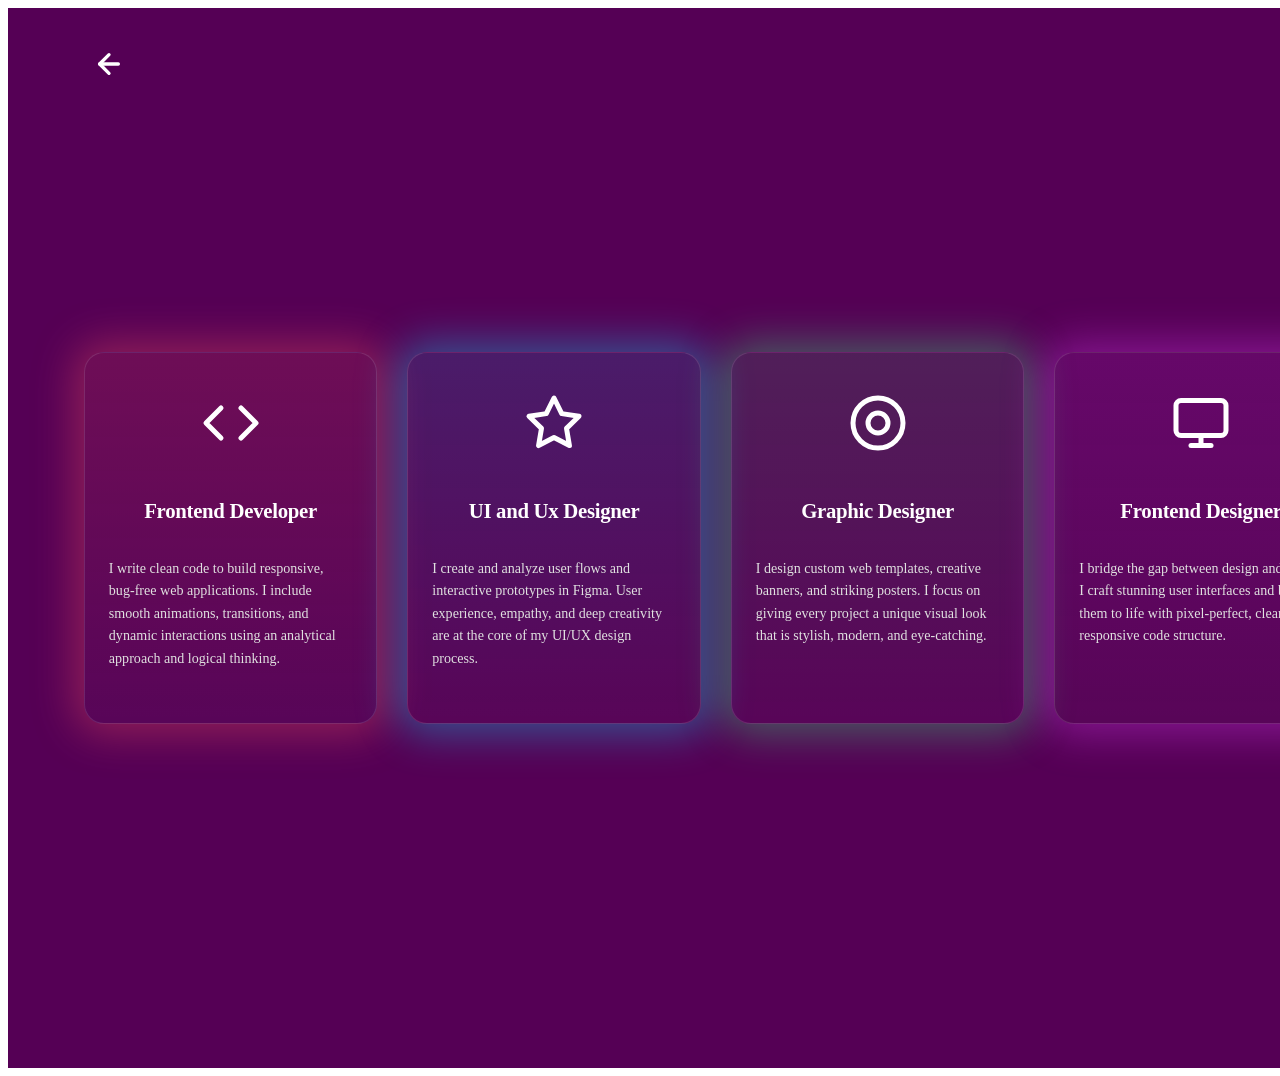
<file: index100-1.html>
<!DOCTYPE html>
<html lang='en'>
<head>
    <meta charset='utf-8'>
    <meta name='viewport' content='width=device-width, initial-scale=1'>
    <title>Page Title</title>
    <link rel='stylesheet' href='about.css'>
</head>

<body>
        <section id="about" class="about-section">
        <!-- Back Arrow Button (होम पेज पर वापस जाने के लिए) -->
        <a href="index.html#about" class="back-arrow-btn">
            <svg width="32" height="32" viewBox="0 0 24 24" fill="none" stroke="currentColor" stroke-width="2.5" stroke-linecap="round" stroke-linejoin="round"><line x1="19" y1="12" x2="5" y2="12"></line><polyline points="12 19 5 12 12 5"></polyline></svg>
        </a>

        <!-- Cards Layout Container -->
        <div class="about-cards-container">
            
            <!-- Card 1: Frontend Developer -->
            <div class="about-card glow-orange">
                <div class="card-icon-wrapper font-dev-icon">
                    <svg viewBox="0 0 24 24" fill="none" stroke="currentColor" stroke-width="2" stroke-linecap="round" stroke-linejoin="round"><polyline points="16 18 22 12 16 6"></polyline><polyline points="8 6 2 12 8 18"></polyline></svg>
                </div>
                <h3>Frontend Developer</h3>
                <p>I write clean code to build responsive, bug-free web applications. I include smooth animations, transitions, and dynamic interactions using an analytical approach and logical thinking.</p>
            </div>

            <!-- Card 2: UI/UX Designer -->
            <div class="about-card glow-cyan">
                <div class="card-icon-wrapper uiux-icon">
                    <svg viewBox="0 0 24 24" fill="none" stroke="currentColor" stroke-width="2" stroke-linecap="round" stroke-linejoin="round"><polygon points="12 2 15.09 8.26 22 9.27 17 14.14 18.18 21.02 12 17.77 5.82 21.02 7 14.14 2 9.27 8.91 8.26 12 2"></polygon></svg>
                </div>
                <h3>UI and Ux Designer</h3>
                <p>I create and analyze user flows and interactive prototypes in Figma. User experience, empathy, and deep creativity are at the core of my UI/UX design process.</p>
            </div>

            <!-- Card 3: Graphic Designer -->
            <div class="about-card glow-green">
                <div class="card-icon-wrapper graphic-icon">
                    <svg viewBox="0 0 24 24" fill="none" stroke="currentColor" stroke-width="2" stroke-linecap="round" stroke-linejoin="round"><path d="M12 22C17.5228 22 22 17.5228 22 12C22 6.47715 17.5228 2 12 2C6.47715 2 2 6.47715 2 12C2 17.5228 6.47715 22 12 22Z"></path><path d="M12 16C14.2091 16 16 14.2091 16 12C16 9.79086 14.2091 8 12 8C9.79086 8 8 9.79086 8 12C8 14.2091 9.79086 16 12 16Z"></path></svg>
                </div>
                <h3>Graphic Designer</h3>
                <p>I design custom web templates, creative banners, and striking posters. I focus on giving every project a unique visual look that is stylish, modern, and eye-catching.</p>
            </div>

            <!-- Card 4: Frontend Designer -->
            <div class="about-card glow-pink">
                <div class="card-icon-wrapper font-des-icon">
                    <svg viewBox="0 0 24 24" fill="none" stroke="currentColor" stroke-width="2" stroke-linecap="round" stroke-linejoin="round"><rect x="2" y="3" width="20" height="14" rx="2" ry="2"></rect><line x1="8" y1="21" x2="16" y2="21"></line><line x1="12" y1="17" x2="12" y2="21"></line></svg>
                </div>
                <h3>Frontend Designer</h3>
                <p>I bridge the gap between design and code. I craft stunning user interfaces and bring them to life with pixel-perfect, clean, and responsive code structure.</p>
            </div>

        </div>
    </section>
</body>
</html>
</file>
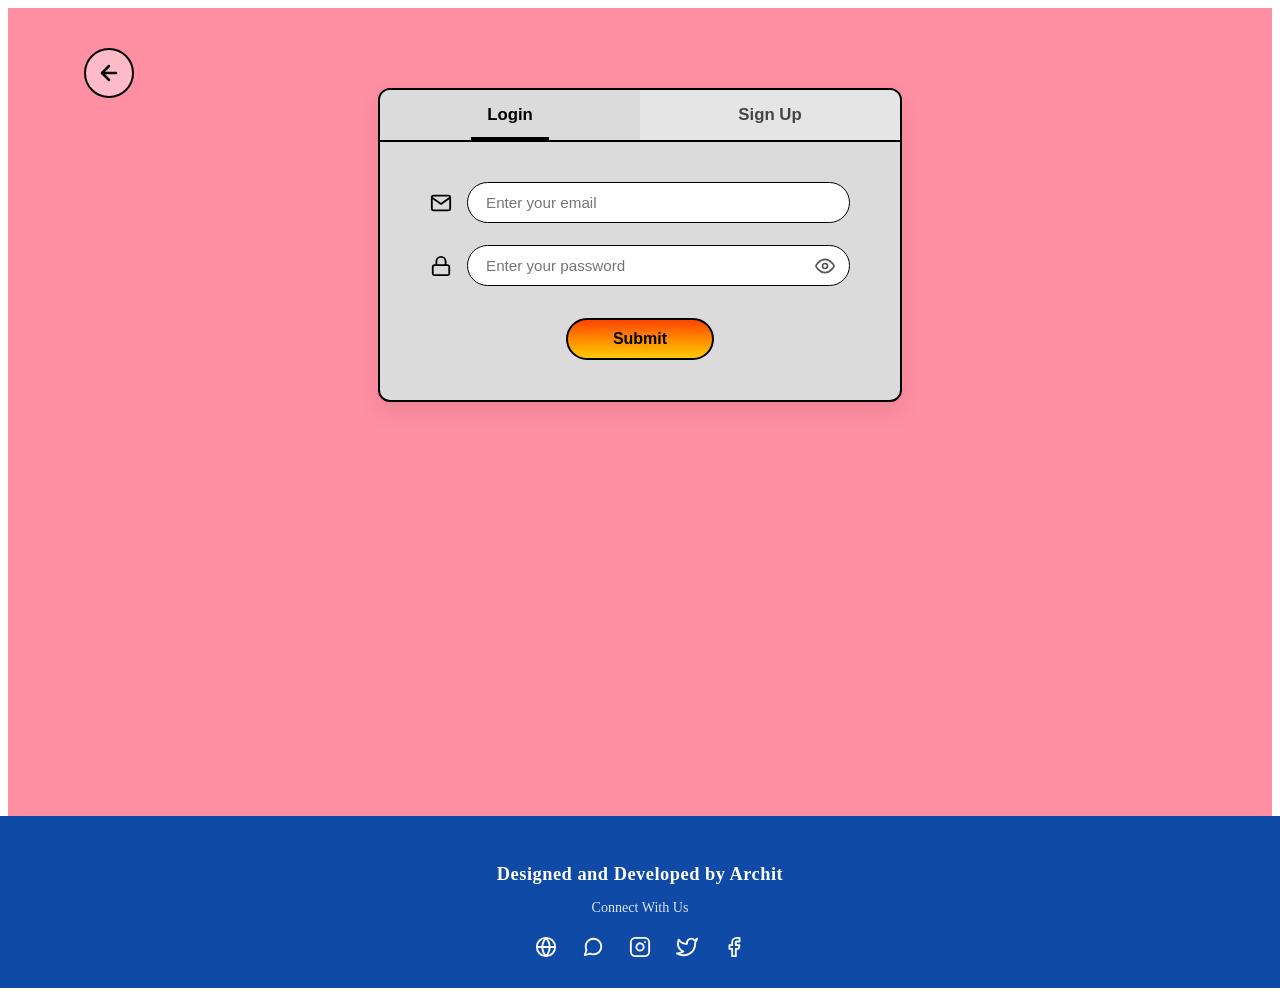
<file: index100-2.html>
<!DOCTYPE html>
<html lang='en'>
<head>
    <meta charset='utf-8'>
    <meta name='viewport' content='width=device-width, initial-scale=1'>
    <title>Page Title</title>
    <link rel='stylesheet' href='contact.css'>
</head>
<body>
        <!-- Contact & Footer Section -->
    <section id="contact" class="contact-section">
        
        <!-- Back Arrow Button (होम पेज पर वापस जाने के लिए) -->
        <a href="index.html#contact" class="contact-back-btn" title="Back to Home">
            <svg width="24" height="24" viewBox="0 0 24 24" fill="none" stroke="currentColor" stroke-width="2.5" stroke-linecap="round" stroke-linejoin="round">
                <line x1="19" y1="12" x2="5" y2="12"></line>
                <polyline points="12 19 5 12 12 5"></polyline>
            </svg>
        </a>

        <!-- Main Form Container -->
        <div class="form-container">
            <!-- Tabs Navigation -->
            <div class="form-tabs">
                <button class="tab-btn active" id="login-tab">Login</button>
                <button class="tab-btn" id="signup-tab">Sign Up</button>
            </div>

            <!-- Authentic Form Form Structure -->
            <form id="auth-form" class="auth-form">
                
                <!-- Name Field (शुरुआत में छुपा रहेगा, Sign Up पर दिखेगा) -->
                <div class="input-group" id="name-field">
                    <span class="input-icon">
                        <svg width="22" height="22" viewBox="0 0 24 24" fill="none" stroke="currentColor" stroke-width="2" stroke-linecap="round" stroke-linejoin="round"><path d="M20 21v-2a4 4 0 0 0-4-4H8a4 4 0 0 0-4 4v2"></path><circle cx="12" cy="7" r="4"></circle></svg>
                    </span>
                    <input type="text" placeholder="Enter your name">
                </div>

                <!-- Email Field -->
                <div class="input-group">
                    <span class="input-icon">
                        <svg width="22" height="22" viewBox="0 0 24 24" fill="none" stroke="currentColor" stroke-width="2" stroke-linecap="round" stroke-linejoin="round"><path d="M4 4h16c1.1 0 2 .9 2 2v12c0 1.1-.9 2-2 2H4c-1.1 0-2-.9-2-2V6c0-1.1.9-2 2-2z"></path><polyline points="22,6 12,13 2,6"></polyline></svg>
                    </span>
                    <input type="email" placeholder="Enter your email" required>
                </div>

                <!-- Password Field with Show/Hide Eye Icon -->
                <div class="input-group">
                    <span class="input-icon">
                        <svg width="22" height="22" viewBox="0 0 24 24" fill="none" stroke="currentColor" stroke-width="2" stroke-linecap="round" stroke-linejoin="round"><rect x="3" y="11" width="18" height="11" rx="2" ry="2"></rect><path d="M7 11V7a5 5 0 0 1 10 0v4"></path></svg>
                    </span>
                    <input type="password" id="password-input" placeholder="Enter your password" required>
                    <span class="password-toggle" id="password-toggle-btn">
                        <svg width="20" height="20" viewBox="0 0 24 24" fill="none" stroke="currentColor" stroke-width="2" stroke-linecap="round" stroke-linejoin="round"><path d="M1 12s4-8 11-8 11 8 11 8-4 8-11 8-11-8-11-8z"></path><circle cx="12" cy="12" r="3"></circle></svg>
                    </span>
                </div>

                <!-- Address Field (शुरुआत में छुपा रहेगा, Sign Up पर दिखेगा) -->
                <div class="input-group" id="address-field">
                    <span class="input-icon">
                        <svg width="22" height="22" viewBox="0 0 24 24" fill="none" stroke="currentColor" stroke-width="2" stroke-linecap="round" stroke-linejoin="round"><path d="M21 10c0 7-9 13-9 13s-9-6-9-13a9 9 0 0 1 18 0z"></path><circle cx="12" cy="10" r="3"></circle></svg>
                    </span>
                    <input type="text" placeholder="Enter your address">
                </div>

                <!-- Red-Yellow Gradient Submit Button (Fixed Contrast Text) -->
                <button type="submit" class="submit-btn">Submit</button>
            </form>
        </div>

        <!-- Merged Blue Footer Section -->
        <footer class="footer">
            <p class="credits">Designed and Developed by Archit</p>
            <p class="contact-link">Connect With Us</p>
            <div class="social-icons">
                <a href="#" title="Website"><svg width="22" height="22" viewBox="0 0 24 24" fill="none" stroke="currentColor" stroke-width="2" stroke-linecap="round" stroke-linejoin="round"><circle cx="12" cy="12" r="10"></circle><line x1="2" y1="12" x2="22" y2="12"></line><path d="M12 2a15.3 15.3 0 0 1 4 10 15.3 15.3 0 0 1-4 10 15.3 15.3 0 0 1-4-10 15.3 15.3 0 0 1 4-10z"></path></svg></a>
                <a href="#" title="WhatsApp"><svg width="22" height="22" viewBox="0 0 24 24" fill="none" stroke="currentColor" stroke-width="2" stroke-linecap="round" stroke-linejoin="round"><path d="M21 11.5a8.38 8.38 0 0 1-.9 3.8 8.5 8.5 0 0 1-7.6 4.7 8.38 8.38 0 0 1-3.8-.9L3 21l1.9-5.7a8.38 8.38 0 0 1-.9-3.8 8.5 8.5 0 0 1 4.7-7.6 8.38 8.38 0 0 1 3.8-.9h.5a8.48 8.48 0 0 1 8 8v.5z"></path></svg></a>
                <a href="#" title="Instagram"><svg width="22" height="22" viewBox="0 0 24 24" fill="none" stroke="currentColor" stroke-width="2" stroke-linecap="round" stroke-linejoin="round"><rect x="2" y="2" width="20" height="20" rx="5" ry="5"></rect><path d="M16 11.37A4 4 0 1 1 12.63 8 4 4 0 0 1 16 11.37z"></path><line x1="17.5" y1="6.5" x2="17.51" y2="6.5"></line></svg></a>
                <a href="#" title="Twitter"><svg width="22" height="22" viewBox="0 0 24 24" fill="none" stroke="currentColor" stroke-width="2" stroke-linecap="round" stroke-linejoin="round"><path d="M23 3a10.9 10.9 0 0 1-3.14 1.53 4.48 4.48 0 0 0-7.86 3v1A10.66 10.66 0 0 1 3 4s-4 9 5 13a11.64 11.64 0 0 1-7 2c9 5 20 0 20-11.5a4.5 4.5 0 0 0-.08-.83A7.72 7.72 0 0 0 23 3z"></path></svg></a>
                <a href="#" title="Facebook"><svg width="22" height="22" viewBox="0 0 24 24" fill="none" stroke="currentColor" stroke-width="2" stroke-linecap="round" stroke-linejoin="round"><path d="M18 2h-3a5 5 0 0 0-5 5v3H7v4h3v8h4v-8h3l1-4h-4V7a1 1 0 0 1 1-1h3z"></path></svg></a>
            </div>
        </footer>
    </section>
</body>
<script src="contact.js"></script>
</html>
</file>
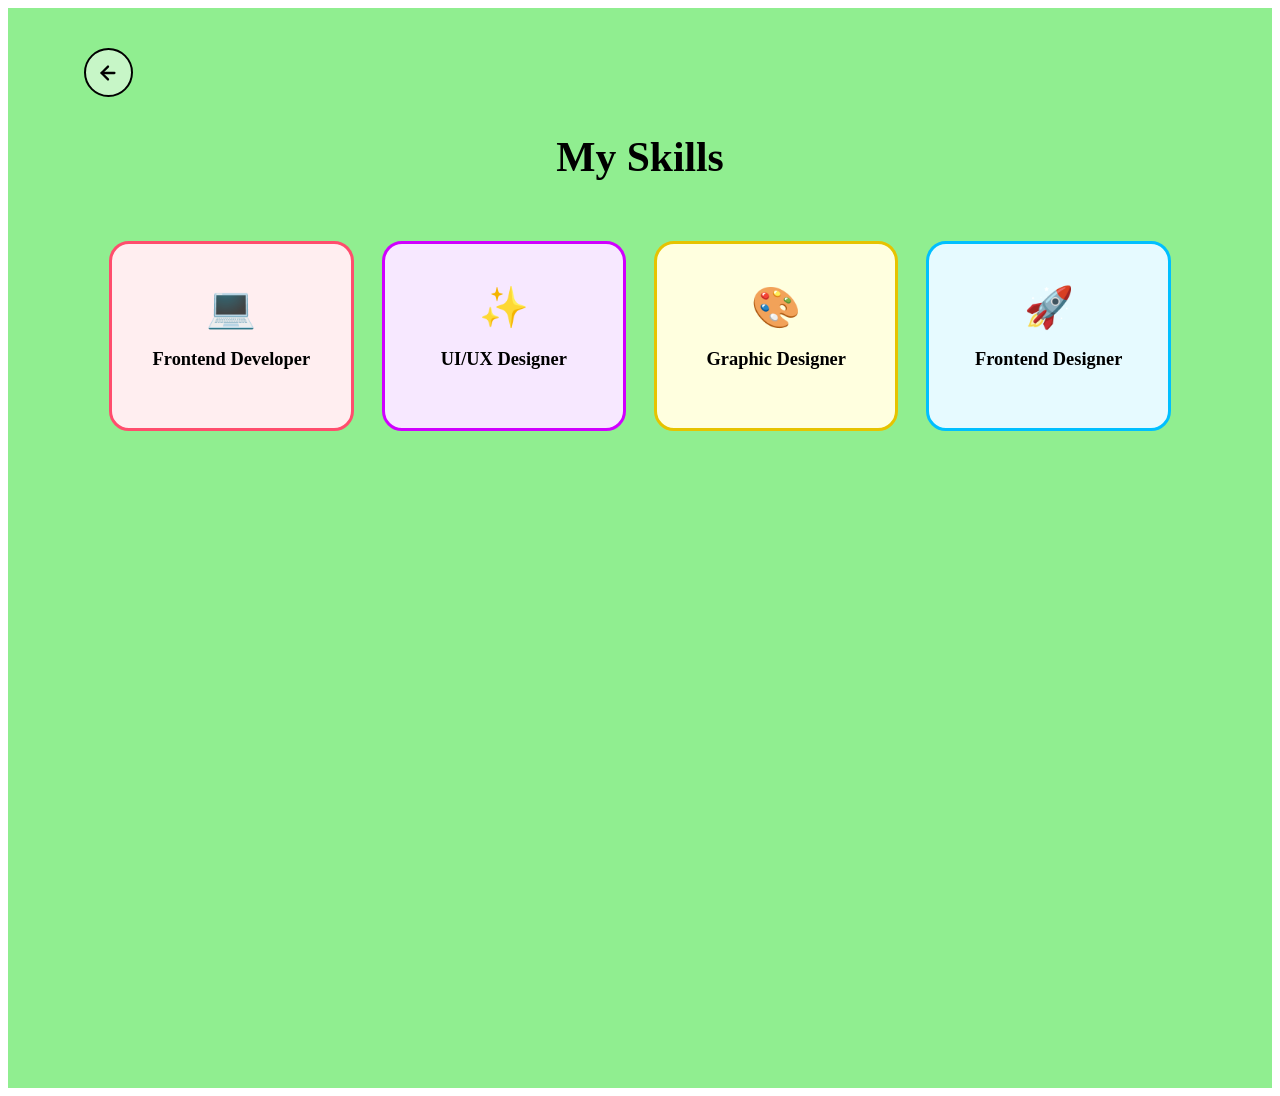
<file: index100-3.html>
<!DOCTYPE html>
<html lang='en'>
<head>
    <meta charset='utf-8'>
    <meta name='viewport' content='width=device-width, initial-scale=1'>
    <title>Page Title</title>
    <link rel='stylesheet' href='skill.css'>
</head>

<body>
        <!-- Main Skills Section -->
    <section id="skills" class="skills-section">
        
        <!-- ⬅️ ग्लोबल बैक बटन (जो स्किल्स पेज से सीधे होम/अबाउट पेज पर ले जाएगा) -->
        <a href="index.html#skills" class="skills-global-back-btn" title="Back to About Section">
            <svg width="22" height="22" viewBox="0 0 24 24" fill="none" stroke="currentColor" stroke-width="2.5" stroke-linecap="round" stroke-linejoin="round">
                <line x1="19" y1="12" x2="5" y2="12"></line>
                <polyline points="12 19 5 12 12 5"></polyline>
            </svg>
        </a>

        <h2 class="section-title">My Skills</h2>

        <!-- 1. 4 Role Selection Cards -->
        <div class="skills-cards-grid" id="skills-menu">
            
            <!-- Card 1: Frontend Developer (Pink Border) -->
            <div class="skill-role-card role-dev" data-target="skills-dev">
                <div class="role-icon">💻</div>
                <h3>Frontend Developer</h3>
            </div>

            <!-- Card 2: UI/UX Designer (Purple Border) -->
            <div class="skill-role-card role-uiux" data-target="skills-uiux">
                <div class="role-icon">✨</div>
                <h3>UI/UX Designer</h3>
            </div>

            <!-- Card 3: Graphic Designer (Yellow Border) -->
            <div class="skill-role-card role-graphic" data-target="skills-graphic">
                <div class="role-icon">🎨</div>
                <h3>Graphic Designer</h3>
            </div>

            <!-- Card 4: Frontend Designer (Cyan Border) -->
            <div class="skill-role-card role-designer" data-target="skills-designer">
                <div class="role-icon">🚀</div>
                <h3>Frontend Designer</h3>
            </div>

        </div>

        <!-- 2. Dynamic Progress Bars Box (Initially Hidden) -->
        <div class="dynamic-skills-display" id="bars-container">
            
            <!-- ⬅️ इनर बैक बटन (जो प्रोग्रेस बार को बंद करके वापस 4 कार्ड्स दिखाएगा) -->
            <button class="skills-inner-back-btn" id="skills-back-arrow" title="Back to Cards">
                <svg width="22" height="22" viewBox="0 0 24 24" fill="none" stroke="currentColor" stroke-width="2.5" stroke-linecap="round" stroke-linejoin="round">
                    <line x1="19" y1="12" x2="5" y2="12"></line>
                    <polyline points="12 19 5 12 12 5"></polyline>
                </svg>
            </button>
            
            <!-- Frontend Developer Progress Bars -->
            <div class="skills-progress-group" id="skills-dev">
                <div class="skill-progress-box"><span>HTML</span><div class="bar-bg"><div class="bar-fill orange" style="width: 95%;"></div></div></div>
                <div class="skill-progress-box"><span>CSS</span><div class="bar-bg"><div class="bar-fill blue" style="width: 90%;"></div></div></div>
                <div class="skill-progress-box"><span>JavaScript</span><div class="bar-bg"><div class="bar-fill yellow" style="width: 80%;"></div></div></div>
                <div class="skill-progress-box"><span>Bootstrap</span><div class="bar-bg"><div class="bar-fill purple" style="width: 85%;"></div></div></div>
                <div class="skill-progress-box"><span>Tailwind CSS</span><div class="bar-bg"><div class="bar-fill cyan" style="width: 75%;"></div></div></div>
            </div>

            <!-- UI/UX Designer Progress Bars -->
            <div class="skills-progress-group" id="skills-uiux">
                <div class="skill-progress-box"><span>Figma</span><div class="bar-bg"><div class="bar-fill pink" style="width: 90%;"></div></div></div>
                <div class="skill-progress-box"><span>UX Knowledge</span><div class="bar-bg"><div class="bar-fill blue" style="width: 80%;"></div></div></div>
                <div class="skill-progress-box"><span>Prototype</span><div class="bar-bg"><div class="bar-fill purple" style="width: 85%;"></div></div></div>
                <div class="skill-progress-box"><span>Adobe Photoshop</span><div class="bar-bg"><div class="bar-fill cyan" style="width: 70%;"></div></div></div>
            </div>

            <!-- Graphic Designer Progress Bars -->
            <div class="skills-progress-group" id="skills-graphic">
                <div class="skill-progress-box"><span>Photoshop</span><div class="bar-bg"><div class="bar-fill orange" style="width: 85%;"></div></div></div>
                <div class="skill-progress-box"><span>Canva</span><div class="bar-bg"><div class="bar-fill pink" style="width: 95%;"></div></div></div>
            </div>

            <!-- Frontend Designer Progress Bars -->
            <div class="skills-progress-group" id="skills-designer">
                <div class="skill-progress-box"><span>HTML</span><div class="bar-bg"><div class="bar-fill orange" style="width: 90%;"></div></div></div>
                <div class="skill-progress-box"><span>CSS</span><div class="bar-bg"><div class="bar-fill blue" style="width: 85%;"></div></div></div>
                <div class="skill-progress-box"><span>JavaScript</span><div class="bar-bg"><div class="bar-fill yellow" style="width: 75%;"></div></div></div>
                <div class="skill-progress-box"><span>Bootstrap</span><div class="bar-bg"><div class="bar-fill purple" style="width: 80%;"></div></div></div>
                <div class="skill-progress-box"><span>Tailwind CSS</span><div class="bar-bg"><div class="bar-fill cyan" style="width: 70%;"></div></div></div>
                <div class="skill-progress-box"><span>Figma</span><div class="bar-bg"><div class="bar-fill pink" style="width: 85%;"></div></div></div>
            </div>

        </div>
    </section>
</body>
<script src="skill.js"></script>
</html>
</file>
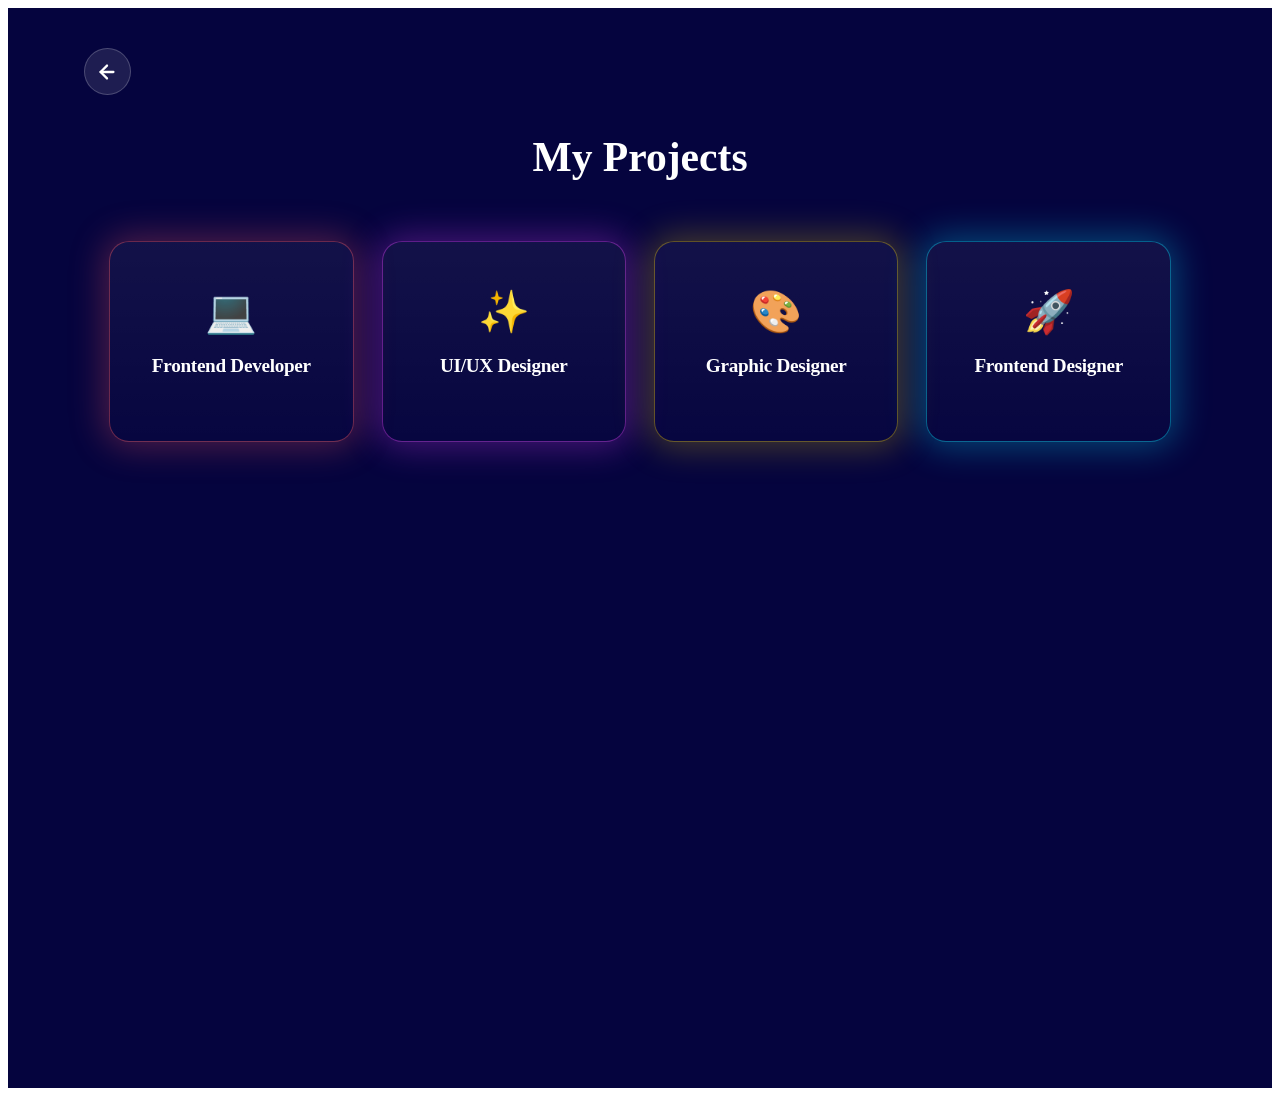
<file: index100-4.html>
<!DOCTYPE html>
<html lang='en'>
<head>
    <meta charset='utf-8'>
    <meta name='viewport' content='width=device-width, initial-scale=1'>
    <title>Page Title</title>
    <link rel='stylesheet' href='project.css'>
</head>

<body>
    <!-- Main Projects Section -->
<section id="projects" class="projects-section">
    
    <!-- ⬅️ मुख्य पेज का बैक बटन (जो यूजर को सीधे होम पेज पर वापस ले जाएगा) -->
    <a href="index.html#Project" class="project-global-back-btn" title="Back to Home">
        <svg width="22" height="22" viewBox="0 0 24 24" fill="none" stroke="currentColor" stroke-width="2.5" stroke-linecap="round" stroke-linejoin="round">
            <line x1="19" y1="12" x2="5" y2="12"></line>
            <polyline points="12 19 5 12 12 5"></polyline>
        </svg>
    </a>

    <!-- Main Projects Section -->


    <h2 class="project-main-title">My Projects</h2>

    <!-- 1. 4 Role Selection Cards (About Section Style) -->
    <div class="project-cards-grid" id="project-menu">
        
        <!-- Card 1: Frontend Developer -->
        <div class="project-role-card p-glow-orange" data-project-target="project-dev-group">
            <div class="p-role-icon">💻</div>
            <h3>Frontend Developer</h3>
        </div>

        <!-- Card 2: UI/UX Designer -->
        <div class="project-role-card p-glow-purple" data-project-target="project-uiux-group">
            <div class="p-role-icon">✨</div>
            <h3>UI/UX Designer</h3>
        </div>

        <!-- Card 3: Graphic Designer -->
        <div class="project-role-card p-glow-green" data-project-target="project-graphic-group">
            <div class="p-role-icon">🎨</div>
            <h3>Graphic Designer</h3>
        </div>

        <!-- Card 4: Frontend Designer -->
        <div class="project-role-card p-glow-cyan" data-project-target="project-designer-group">
            <div class="p-role-icon">🚀</div>
            <h3>Frontend Designer</h3>
        </div>

    </div>

    <!-- 2. Dynamic Projects Display Box -->
    <div class="dynamic-projects-display" id="projects-container">
        
        <!-- ⬅️ इनर बैक बटन (जो प्रोजेक्ट्स बंद करके वापस 4 कार्ड्स दिखाएगा) -->
        <button class="project-back-btn" id="project-back-arrow" title="Back to Cards">
            <svg width="22" height="22" viewBox="0 0 24 24" fill="none" stroke="currentColor" stroke-width="2.5" stroke-linecap="round" stroke-linejoin="round">
                <line x1="19" y1="12" x2="5" y2="12"></line>
                <polyline points="12 19 5 12 12 5"></polyline>
            </svg>
        </button>
        
        <!-- ================= A. FRONTEND DEVELOPER PROJECTS ================= -->
        <div class="project-display-group" id="project-dev-group">
            <div class="project-item-card">
                <div class="project-thumbnail">❓</div>
                <h4>Quiz App</h4>
                <p>HTML, CSS, Interactive JavaScript</p>
                <a href="https://github.com/shivbaba1905/quiz-app" class="project-link" target="_blank">View Source</a>
                <a href="https://beamish-phoenix-cda709.netlify.app/" class="project-link" target="_blank">Live Code</a>
            </div>
            <div class="project-item-card">
                <div class="project-thumbnail">📝</div>
                <h4>Advanced Notes App</h4>
                <p>JavaScript, LocalStorage & Tags</p>
                <a href="https://github.com/shivbaba1905/advance-notes-app" class="project-link" target="_blank">View Source</a>
                <a href="https://glistening-muffin-e83666.netlify.app/" class="project-link" target="_blank">Live Code</a>
            </div>
            <div class="project-item-card">
                <div class="project-thumbnail">🔐</div>
                <h4>Multi-Step Verification Form</h4>
                <p>CSS Animations & JS Validation</p>
                <a href="https://github.com/shivbaba1905/multistep-verification-form" class="project-link" target="_blank">View Source</a>
                <a href="https://celadon-pixie-ca7100.netlify.app/" class="project-link" target="_blank">Live Code</a>
            </div>
        </div>

        <!-- ================= B. UI/UX DESIGNER PROJECTS ================= -->
        <div class="project-display-group" id="project-uiux-group">
            <div class="project-item-card">
                <div class="project-thumbnail">🎵</div>
                <h4>Movie App</h4>
                <p>Figma Prototype & UX Case Study</p>
                <a href="https://github.com/shivbaba1905/netflix-app" class="project-link" target="_blank">View Design</a>
                <a href="https://exquisite-zabaione-7d611e.netlify.app/" class="project-link" target="_blank">View Code</a>
            </div>
            <div class="project-item-card">
                <div class="project-thumbnail">📚</div>
                <h4>Food App</h4>
                <p>User Research & Interactive Flow</p>
                <a href="https://github.com/shivbaba1905/food-app" class="project-link" target="_blank">View Design</a>
                <a href="https://app.netlify.com/projects/luminous-hotteok-ced13c/" class="project-link" target="_blank">View Code</a>
            </div>
            <div class="project-item-card">
                <div class="project-thumbnail">🛍️</div>
                <h4>Fitness App</h4>
                <p>Wireframing & Modern UI Grid</p>
                <a href="https://github.com/shivbaba1905/A-Fitness-App" class="project-link" target="_blank">View Design</a>
                <a href="https://chic-platypus-aa3b52.netlify.app/" class="project-link" target="_blank">View Code</a>
            </div>
        </div>

        <!-- ================= C. GRAPHIC DESIGNER PROJECTS ================= -->
        <div class="project-display-group" id="project-graphic-group">
            <div class="project-item-card">
                <div class="project-thumbnail">✉️</div>
                <h4>Business Card</h4>
                <p>A Beautiful Business Card</p>
                <a href="https://i.postimg.cc/JzrMQJKK/Untitled-design-(6).png" class="project-link" target="_blank">View</a>
            </div>
            <div class="project-item-card">
                <div class="project-thumbnail">👰</div>
                <h4>Wedding Album Design Photo</h4>
                <p>A modern Wedding Album</p>
                <a href="https://i.postimg.cc/Sx2V31ZS/Untitled-design-(7).png" class="project-link" target="_blank">View</a>
            </div>
            <div class="project-item-card">
                <div class="project-thumbnail">🎸</div>
                <h4>Music Flyer</h4>
                <p>A Music Event Flyer</p>
                <a href="https://i.postimg.cc/8s8gWfcW/musicfest-live-(1).png" class="project-link" target="_blank">View</a>
            </div>
        </div>

        <!-- ================= D. FRONTEND DESIGNER PROJECTS ================= -->
        <div class="project-display-group" id="project-designer-group">
            <div class="project-item-card">
                <div class="project-thumbnail">🔮</div>
                <h4>Glassmorphism Auth Form</h4>
                <p>Single Toggle Login & Sign-Up View</p>
                <a href="https://github.com/shivbaba1905/glassform-login-form" class="project-link" target="_blank">View Source</a>
                <a href="https://stirring-peony-0cfa0a.netlify.app/" class="project-link" target="_blank">Live Codee</a>
            </div>
            <div class="project-item-card">
                <div class="project-thumbnail">🤖</div>
                <h4>AI Chatbot Interface</h4>
                <p>Figma Design + Responsive Chat UI</p>
                <a href="https://github.com/shivbaba1905/A-Simple-Chatbot" class="project-link" target="_blank">View Source</a>
                <a href="https://astonishing-jelly-ad33c4.netlify.app/" class="project-link" target="_blank">Live Code</a>
            </div>
            <div class="project-item-card">
                <div class="project-thumbnail">💬</div>
                <h4>WhatsApp Web Clone</h4>
                <p>UI Wireframe + Component-Based Code</p>
                <a href="https://github.com/shivbaba1905/A-Beautiful-Whatsapp-Clone" class="project-link" target="_blank">View Source</a>
                <a href="https://nimble-hotteok-b76c41.netlify.app/" class="project-link" target="_blank">Live Code</a>
            </div>
        </div>

    </div>
</section>


</body>
<script src="project.js"></script>
</html>
</file>
<file: about.css>
.about-section {
    background-color: #550055; /* डिज़ाइन का गहरा पर्पल/मैजेंटा बैकग्राउंड */
    min-height: 100vh;
    width: 100%;
    display: flex;
    justify-content: center;
    align-items: center;
    padding: 80px 6%;
    position: relative;
    scroll-margin-top: 0px; /* स्क्रॉल एंकरिंग को सही रखने के लिए */
}

/* Back Arrow Button Styling */
.back-arrow-btn {
    position: absolute;
    top: 40px;
    left: 6%;
    color: #ffffff;
    text-decoration: none;
    display: flex;
    align-items: center;
    justify-content: center;
    transition: transform 0.3s ease, opacity 0.3s ease;
}

.back-arrow-btn:hover {
    transform: translateX(-6px);
    opacity: 0.8;
}

/* 4-Cards Responsive Grid Layout */
.about-cards-container {
    display: grid;
    grid-template-columns: repeat(4, 1fr);
    gap: 30px;
    width: 100%;
    max-width: 1300px;
}

/* Base Card Styling (Glassmorphism + Gradients) */
.about-card {
    background: linear-gradient(180deg, rgba(255, 255, 255, 0.08) 0%, rgba(255, 255, 255, 0.02) 100%);
    border: 1px solid rgba(255, 255, 255, 0.12);
    border-radius: 20px;
    padding: 40px 24px;
    text-align: center;
    color: #ffffff;
    display: flex;
    flex-direction: column;
    align-items: center;
    transition: transform 0.4s cubic-bezier(0.175, 0.885, 0.32, 1.275);
}

.about-card:hover {
    transform: translateY(-12px);
}

/* SVG Icon Structure inside Cards */
.card-icon-wrapper {
    width: 60px;
    height: 60px;
    margin-bottom: 25px;
    display: flex;
    align-items: center;
    justify-content: center;
}

.card-icon-wrapper svg {
    width: 100%;
    height: 100%;
    stroke: #ffffff;
}

/* Card Headings */
.about-card h3 {
    font-size: 1.3rem;
    font-weight: 600;
    margin-bottom: 20px;
    letter-spacing: -0.3px;
}

/* Card Descriptions */
.about-card p {
    font-size: 0.88rem;
    line-height: 1.6;
    color: #e0e0e0;
    font-weight: 300;
    text-align: left; /* इमेज के अनुसार लेफ्ट-अलाइन टेक्स्ट */
}

/* 🌈 Dynamic Neon Glow Effects (हूबहू आपके Figma डिज़ाइन जैसा) */
.glow-orange {
    background: linear-gradient(180deg, rgba(255, 90, 95, 0.15) 0%, rgba(255, 255, 255, 0.02) 100%);
    box-shadow: 0 0 40px 10px rgba(255, 90, 95, 0.35);
}
.glow-cyan {
    background: linear-gradient(180deg, rgba(0, 229, 255, 0.12) 0%, rgba(255, 255, 255, 0.02) 100%);
    box-shadow: 0 0 40px 10px rgba(0, 229, 255, 0.35);
}
.glow-green {
    background: linear-gradient(180deg, rgba(50, 255, 120, 0.12) 0%, rgba(255, 255, 255, 0.02) 100%);
    box-shadow: 0 0 40px 10px rgba(50, 255, 120, 0.35);
}
.glow-pink {
    background: linear-gradient(180deg, rgba(224, 64, 251, 0.12) 0%, rgba(255, 255, 255, 0.02) 100%);
    box-shadow: 0 0 40px 10px rgba(224, 64, 251, 0.35);
}

/* 📱 Fully Mobile and Tablet Responsive Styles */
@media (max-width: 1100px) {
    .about-cards-container {
        grid-template-columns: repeat(2, 1fr); /* टैबलेट पर 2-2 कार्ड्स दिखेंगे */
        gap: 25px;
    }
}

@media (max-width: 650px) {
    .about-section {
        padding: 100px 5% 60px 5%;
    }
    .back-arrow-btn {
        top: 25px;
    }
    .about-cards-container {
        grid-template-columns: 1fr; /* मोबाइल फोन पर 1-1 कार्ड दिखेगा */
        gap: 30px;
    }
    .about-card {
        padding: 35px 20px;
    }
}
</file>
<file: contact.css>
.contact-section {
    background-color: #ff8fa3; /* डिज़ाइन का ब्राइट पिंक बैकग्राउंड */
    min-height: 100vh;
    width: 100%;
    display: flex;
    flex-direction: column;
    justify-content: space-between;
    align-items: center;
    padding-top: 80px;
    position: relative; /* बैक एरो पोजीशनिंग के लिए जरूरी */
}

/* Back Arrow Circular Button */
.contact-back-btn {
    position: absolute;
    top: 40px;
    left: 6%;
    color: #000000;
    text-decoration: none;
    display: flex;
    align-items: center;
    justify-content: center;
    background: rgba(255, 255, 255, 0.4);
    width: 46px;
    height: 46px;
    border-radius: 50%;
    border: 2px solid #000000;
    transition: all 0.3s cubic-bezier(0.175, 0.885, 0.32, 1.275);
    z-index: 10;
}

.contact-back-btn:hover {
    transform: translateX(-5px);
    background: rgba(255, 255, 255, 0.8);
}

/* Grey Form Container Layout */
.form-container {
    background-color: #dbdbdb; /* ग्रे बैकग्राउंड */
    border: 2px solid #000000;
    width: 90%;
    max-width: 520px;
    border-radius: 12px;
    overflow: hidden;
    box-shadow: 0 10px 25px rgba(0, 0, 0, 0.08);
}

.form-tabs {
    display: flex;
    border-bottom: 2px solid #000000;
}

.tab-btn {
    flex: 1;
    padding: 15px;
    background: #e5e5e5;
    border: none;
    font-size: 1.05rem;
    font-weight: 600;
    cursor: pointer;
    color: #444444;
    transition: all 0.2s ease;
}

/* एक्टिव इंडिकेटर लाइन - केवल सिलेक्टेड टेक्स्ट के नीचे */
.tab-btn.active {
    background: #dbdbdb;
    color: #000000;
    position: relative;
}

.tab-btn.active::after {
    content: '';
    position: absolute;
    bottom: 0;
    left: 35%;
    width: 30%;
    height: 3px;
    background-color: #000000;
}

.auth-form {
    padding: 40px 30px;
    display: flex;
    flex-direction: column;
    align-items: center;
    gap: 22px;
}

/* Input Wrappers with Icons */
.input-group {
    display: flex;
    align-items: center;
    width: 100%;
    max-width: 420px;
    gap: 15px;
    position: relative;
}

.input-icon svg {
    stroke: #000000;
    display: block;
}

.input-group input {
    width: 100%;
    padding: 11px 18px;
    border: 1.5px solid #000000;
    border-radius: 25px;
    font-size: 0.95rem;
    background-color: #ffffff;
    color: #000000;
    outline: none;
}

/* Password Eye Button */
.password-toggle {
    position: absolute;
    right: 15px;
    cursor: pointer;
    display: flex;
    align-items: center;
}

.password-toggle svg {
    stroke: #555555;
}

/* Submit Button Gradient & Perfect Contrast Text */
.submit-btn {
    background: linear-gradient(180deg, #ff4500 0%, #ffcc00 100%);
    color: #000000; /* साफ़ रीडेबिलिटी के लिए काला रंग */
    border: 2px solid #000000;
    padding: 10px 45px;
    border-radius: 25px;
    font-size: 1rem;
    font-weight: 700;
    cursor: pointer;
    margin-top: 10px;
    transition: transform 0.2s;
}

.submit-btn:hover {
    transform: scale(1.03);
}

/* Initial Hide Configuration for Animation */
#name-field, #address-field {
    display: none; /* जावास्क्रिप्ट के जरिए खुलेगा */
}

/* Blue Footer Design Area */
.footer {
    background-color: #0e4aa6; /* गहरा नीला बैकग्राउंड */
    width: 100%;
    color: #ffffff;
    text-align: center;
    padding: 30px 20px;
    margin-top: 50px;
}

.credits {
    font-size: 1.15rem;
    font-weight: 600;
    margin-bottom: 6px;
    letter-spacing: 0.5px;
}

.contact-link {
    font-size: 0.88rem;
    opacity: 0.85;
    margin-bottom: 20px;
}

.social-icons {
    display: flex;
    justify-content: center;
    gap: 25px;
}

.social-icons a {
    color: #ffffff;
    text-decoration: none;
    transition: transform 0.3s;
    display: flex;
    align-items: center;
}

.social-icons a svg {
    stroke: #ffffff;
}

.social-icons a:hover {
    transform: translateY(-4px);
}

/* Mobile Compatibility */
@media (max-width: 600px) {
    .contact-back-btn { top: 25px; left: 5%; }
    .contact-section { padding-top: 100px; }
    .auth-form { padding: 30px 15px; }
}
</file>
<file: skill.css>
/* ================= SKILLS SECTION STYLES ================= */
.skills-section {
    background-color: #90ee90; /* डिज़ाइन का लाइट ग्रीन बैकग्राउंड */
    min-height: 100vh;
    padding: 90px 8%;
    color: #000000;
    position: relative; /* बैक बटन को टिकाने के लिए */
}

/* ⬅️ मेन पेज का ग्लोबल बैक बटन */
.skills-global-back-btn {
    position: absolute;
    top: 40px;
    left: 6%;
    color: #000000;
    background: rgba(255, 255, 255, 0.5);
    width: 45px;
    height: 45px;
    border-radius: 50%;
    border: 2px solid #000000;
    display: flex;
    align-items: center;
    justify-content: center;
    text-decoration: none;
    transition: all 0.3s ease;
    z-index: 15;
}
.skills-global-back-btn:hover {
    transform: translateX(-5px);
    background: rgba(255, 255, 255, 0.9);
}

.section-title {
    font-size: 2.6rem;
    text-align: center;
    margin-bottom: 60px;
    font-weight: 700;
}

/* 4 Cards Grid Setup */
.skills-cards-grid {
    display: grid;
    grid-template-columns: repeat(4, 1fr);
    gap: 28px;
}

/* जब बार्स खुलेंगे तो मेन पेज का बैक बटन और टाइटल भी छुप जाएंगे */
.skills-cards-grid.hidden,
.skills-cards-grid.hidden ~ .section-title,
.skills-cards-grid.hidden ~ .skills-global-back-btn {
    display: none !important;
}

/* Base Card (Figma थीम के अनुसार थिक सॉलिड बॉर्डर्स) */
.skill-role-card {
    border-radius: 20px;
    padding: 40px 20px;
    text-align: center;
    cursor: pointer;
    transition: all 0.3s cubic-bezier(0.175, 0.885, 0.32, 1.275);
}

/* 🌈 हूबहू आपके फिग्मा स्क्रीनशॉट जैसे सॉलिड बॉर्डर्स और बैकग्राउंड कलर्स */
.role-dev { background-color: #ffeef0; border: 3px solid #ff4d6d; }
.role-uiux { background-color: #f7e8ff; border: 3px solid #d000ff; }
.role-graphic { background-color: #ffffdf; border: 3px solid #e6c300; }
.role-designer { background-color: #e6faff; border: 3px solid #00bfff; }

/* 🌟 होवर करने पर सॉलिड मैचिंग नियॉन ग्लो इफ़ेक्ट */
.role-dev:hover { transform: translateY(-8px); box-shadow: 0 0 35px 8px rgba(255, 77, 109, 0.6); }
.role-uiux:hover { transform: translateY(-8px); box-shadow: 0 0 35px 8px rgba(208, 0, 255, 0.6); }
.role-graphic:hover { transform: translateY(-8px); box-shadow: 0 0 35px 8px rgba(230, 195, 0, 0.7); }
.role-designer:hover { transform: translateY(-8px); box-shadow: 0 0 35px 8px rgba(0, 191, 255, 0.6); }

.role-icon { font-size: 2.5rem; margin-bottom: 15px; }
.skill-role-card h3 { font-size: 1.15rem; font-weight: 700; color: #000000; }

/* --- Dynamic Bars Box --- */
.dynamic-skills-display {
    background: rgba(255, 255, 255, 0.8);
    padding: 70px 45px 45px 45px;
    border-radius: 24px;
    border: 2px solid #000000;
    position: relative;
    display: none;
}
.dynamic-skills-display.active { display: block; animation: skillBoxReveal 0.4s ease-out forwards; }

/* ⬅️ प्रोग्रेस बार के अंदर का बैक बटन */
.skills-inner-back-btn {
    position: absolute;
    top: 18px;
    left: 24px;
    background: #ffffff;
    border: 2px solid #000000;
    border-radius: 50%;
    width: 42px;
    height: 42px;
    display: flex;
    align-items: center;
    justify-content: center;
    cursor: pointer;
    color: #000000;
    transition: all 0.2s ease;
}
.skills-inner-back-btn:hover { background: #000000; color: #ffffff; }

.skills-progress-group { display: none; grid-template-columns: repeat(2, 1fr); gap: 35px 60px; }
.skills-progress-group.active { display: grid; }
.skill-progress-box { display: flex; flex-direction: column; gap: 10px; }
.skill-progress-box span { font-size: 1.05rem; font-weight: 600; }

.bar-bg { background-color: #ffffff; width: 100%; height: 14px; border-radius: 10px; border: 1.5px solid #000000; overflow: hidden; }
.bar-fill { height: 100%; border-radius: 10px; width: 0; }

.orange { background: #ff5a5f; }
.blue { background: #007aff; }
.yellow { background: #ffcc00; }
.purple { background: #aa00ff; }
.cyan { background: #00e5ff; }
.pink { background: #e040fb; }

@keyframes skillBoxReveal { from { opacity: 0; transform: translateY(10px); } to { opacity: 1; transform: translateY(0); } }

@media (max-width: 1024px) { .skills-cards-grid { grid-template-columns: repeat(2, 1fr); } }
@media (max-width: 768px) { .skills-progress-group { grid-template-columns: 1fr; } }
@media (max-width: 500px) { .skills-cards-grid { grid-template-columns: 1fr; } }
</file>
<file: project.css>
/* ================= PROJECTS SECTION STYLES ================= */
.projects-section {
    background-color: #05043e; /* डिज़ाइन का सुंदर गहरा नीला बैकग्राउंड */
    min-height: 100vh;
    padding: 90px 8%;
    color: #ffffff;
    position: relative;
}

/* ⬅️ मुख्य पेज का ग्लोबल बैक बटन */
.project-global-back-btn {
    position: absolute;
    top: 40px;
    left: 6%;
    color: #ffffff;
    background: rgba(255, 255, 255, 0.1);
    width: 45px;
    height: 45px;
    border-radius: 50%;
    border: 1px solid rgba(255, 255, 255, 0.2);
    display: flex;
    align-items: center;
    justify-content: center;
    text-decoration: none;
    transition: all 0.3s ease;
    z-index: 15;
}
.project-global-back-btn:hover {
    transform: translateX(-5px);
    background: rgba(255, 255, 255, 0.25);
}

.project-main-title {
    font-size: 2.6rem;
    text-align: center;
    margin-bottom: 60px;
    font-weight: 700;
}

/* 4 Cards Grid Setup */
.project-cards-grid {
    display: grid;
    grid-template-columns: repeat(4, 1fr);
    gap: 28px;
}

/* प्रोजेक्ट्स की लिस्ट खुलने पर मुख्य हेडिंग, कार्ड्स और ग्लोबल बैक बटन को छुपाना */
.project-cards-grid.hidden,
.project-cards-grid.hidden ~ .project-main-title,
.project-cards-grid.hidden ~ .project-global-back-btn {
    display: none !important;
}

/* Base Card Style (About Section जैसा प्रीमियम ग्लास लुक) */
.project-role-card {
    background: linear-gradient(180deg, rgba(255, 255, 255, 0.06) 0%, rgba(255, 255, 255, 0.01) 100%);
    border: 1px solid rgba(255, 255, 255, 0.12);
    border-radius: 20px;
    padding: 45px 20px;
    text-align: center;
    cursor: pointer;
    transition: all 0.4s cubic-bezier(0.175, 0.885, 0.32, 1.275);
}

.project-role-card:hover {
    transform: translateY(-10px);
}

/* 🌈 आपके About Section जैसे आकर्षक नियॉन ग्लो इफेक्ट्स */
.p-glow-orange {
    border: 1.5px solid rgba(255, 90, 95, 0.4);
    box-shadow: 0 0 35px 5px rgba(255, 90, 95, 0.3);
}
.p-glow-purple {
    border: 1.5px solid rgba(224, 64, 251, 0.4);
    box-shadow: 0 0 35px 5px rgba(224, 64, 251, 0.3);
}
.p-glow-green {
    border: 1.5px solid rgba(230, 195, 0, 0.4);
    box-shadow: 0 0 35px 5px rgba(230, 195, 0, 0.3);
}
.p-glow-cyan {
    border: 1.5px solid rgba(0, 229, 255, 0.4);
    box-shadow: 0 0 35px 5px rgba(0, 229, 255, 0.3);
}

/* होवर करने पर ग्लो थोड़ा और बढ़ेगा */
.p-glow-orange:hover { box-shadow: 0 0 45px 12px rgba(255, 90, 95, 0.5); }
.p-glow-purple:hover { box-shadow: 0 0 45px 12px rgba(224, 64, 251, 0.5); }
.p-glow-green:hover { box-shadow: 0 0 45px 12px rgba(230, 195, 0, 0.5); }
.p-glow-cyan:hover { box-shadow: 0 0 45px 12px rgba(0, 229, 255, 0.5); }

.p-role-icon { font-size: 2.6rem; margin-bottom: 18px; }
.project-role-card h3 { font-size: 1.2rem; font-weight: 600; letter-spacing: -0.3px; }

/* --- Dynamic Projects Display Box --- */
.dynamic-projects-display {
    background: rgba(255, 255, 255, 0.02);
    border: 1px solid rgba(255, 255, 255, 0.08);
    padding: 85px 40px 40px 40px;
    border-radius: 24px;
    position: relative;
    display: none;
}
.dynamic-projects-display.active { display: block; animation: projectBoxReveal 0.4s ease-out forwards; }

/* ⬅️ इनर बैक बटन (प्रोजेक्ट्स लिस्ट के अंदर) */
.project-back-btn {
    position: absolute;
    top: 22px;
    left: 24px;
    background: rgba(255, 255, 255, 0.1);
    border: 1px solid rgba(255, 255, 255, 0.15);
    border-radius: 50%;
    width: 42px;
    height: 42px;
    display: flex;
    align-items: center;
    justify-content: center;
    cursor: pointer;
    color: #ffffff;
    transition: all 0.2s ease;
}
.project-back-btn:hover { background: #ffffff; color: #000000; transform: scale(1.05); }

.project-display-group { display: none; grid-template-columns: repeat(3, 1fr); gap: 30px; }
.project-display-group.active { display: grid; }

.project-item-card {
    background: rgba(255, 255, 255, 0.04);
    border: 1px solid rgba(255, 255, 255, 0.07);
    border-radius: 18px;
    padding: 30px 20px;
    text-align: center;
    transition: all 0.3s ease;
}
.project-item-card:hover { transform: translateY(-6px); background: rgba(255, 255, 255, 0.08); }

.project-thumbnail { font-size: 3.2rem; margin-bottom: 18px; }
.project-item-card h4 { font-size: 1.25rem; margin-bottom: 8px; font-weight: 600; }
.project-item-card p { font-size: 0.88rem; color: #b3b3b3; margin-bottom: 22px; }

.project-link {
    display: inline-block;
    padding: 9px 24px;
    background: #ffffff;
    color: #000000;
    text-decoration: none;
    font-size: 0.85rem;
    font-weight: 600;
    border-radius: 20px;
    transition: all 0.2s;
}
.project-link:hover { background: #ffcc00; box-shadow: 0 4px 12px rgba(255, 204, 0, 0.3); }

@keyframes projectBoxReveal { from { opacity: 0; transform: translateY(12px); } to { opacity: 1; transform: translateY(0); } }

@media (max-width: 1024px) { .project-cards-grid { grid-template-columns: repeat(2, 1fr); } .project-display-group { grid-template-columns: repeat(2, 1fr); } }
@media (max-width: 650px) { .project-cards-grid { grid-template-columns: 1fr; } .project-display-group { grid-template-columns: 1fr; } }
</file>
